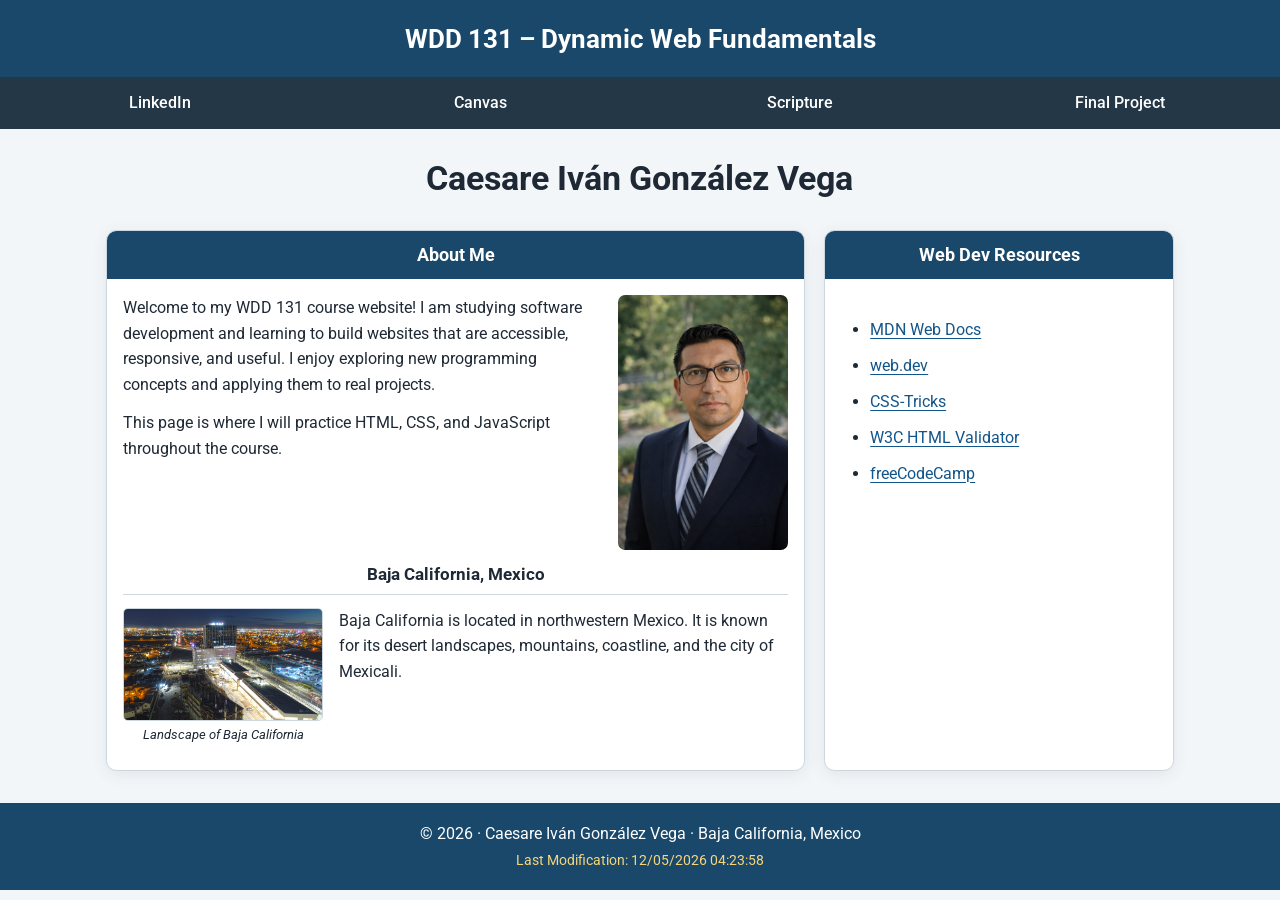
<file: index.html>
<!DOCTYPE html>
<html lang="en">
<head>
    <meta charset="UTF-8">
    <meta name="viewport" content="width=device-width, initial-scale=1.0">
    <title>WDD 131 – Dynamic Web Fundamentals – Caesare Iván González Vega</title>
    <meta name="description" content="WDD 131 – Dynamic Web Fundamentals, Caesare Iván González Vega: a personal course home page featuring an introduction, Baja California, and useful web development resources.">
    <meta name="author" content="Caesare Iván González Vega">
    <link rel="preconnect" href="https://fonts.googleapis.com">
    <link rel="preconnect" href="https://fonts.gstatic.com" crossorigin>
    <link href="https://fonts.googleapis.com/css2?family=Roboto:wght@400;500;700&display=swap" rel="stylesheet">
    <link rel="stylesheet" href="styles/base.css">
    <script src="scripts/getdates.js" defer></script>
</head>
<body>
    <header>
        <span id="course-title">WDD 131 – Dynamic Web Fundamentals</span>
        <nav aria-label="Main navigation">
            <a href="https://www.linkedin.com/" target="_blank" rel="noopener noreferrer">LinkedIn</a>
            <a href="https://byupw.instructure.com/" target="_blank" rel="noopener noreferrer">Canvas</a>
            <a href="https://www.churchofjesuschrist.org/study/scriptures/bofm/1-ne/3?lang=eng&amp;id=p7#p7" target="_blank" rel="noopener noreferrer">Scripture</a>
            <a href="#" aria-label="Final Project, coming soon">Final Project</a>
        </nav>
    </header>

    <main>
        <h1>Caesare Iván González Vega</h1>

        <section class="card" aria-labelledby="about-heading">
            <h2 id="about-heading">About Me</h2>
            <div class="card-content about-content">
                <!-- Replace profile.svg with your own optimized local profile photo before submitting. -->
                <img class="profile-photo" src="images/profile.png" alt="Placeholder illustration for a personal profile photo" width="240" height="300">
                <p>Welcome to my WDD 131 course website! I am studying software development and learning to build websites that are accessible, responsive, and useful. I enjoy exploring new programming concepts and applying them to real projects.</p>
                <p>This page is where I will practice HTML, CSS, and JavaScript throughout the course.</p>

                <h3>Baja California, Mexico</h3>
                <figure class="place-figure">
                    <img src="images/baja-california.jpg" alt="Illustration of a desert landscape with mountains and a cactus in Baja California" width="360" height="220">
                    <figcaption>Landscape of Baja California</figcaption>
                </figure>
                <p>Baja California is located in northwestern Mexico. It is known for its desert landscapes, mountains, coastline, and the city of Mexicali.</p>
            </div>
        </section>

        <section class="card" aria-labelledby="resources-heading">
            <h2 id="resources-heading">Web Dev Resources</h2>
            <div class="card-content resources-content">
                <ul>
                    <li><a href="https://developer.mozilla.org/" target="_blank" rel="noopener noreferrer">MDN Web Docs</a></li>
                    <li><a href="https://web.dev/" target="_blank" rel="noopener noreferrer">web.dev</a></li>
                    <li><a href="https://css-tricks.com/" target="_blank" rel="noopener noreferrer">CSS-Tricks</a></li>
                    <li><a href="https://validator.w3.org/" target="_blank" rel="noopener noreferrer">W3C HTML Validator</a></li>
                    <li><a href="https://www.freecodecamp.org/" target="_blank" rel="noopener noreferrer">freeCodeCamp</a></li>
                </ul>
            </div>
        </section>
    </main>

    <footer>
        <p>&copy; <span id="currentyear"></span> · Caesare Iván González Vega · Baja California, Mexico</p>
        <p id="lastModified"></p>
    </footer>
</body>
</html>
</file>
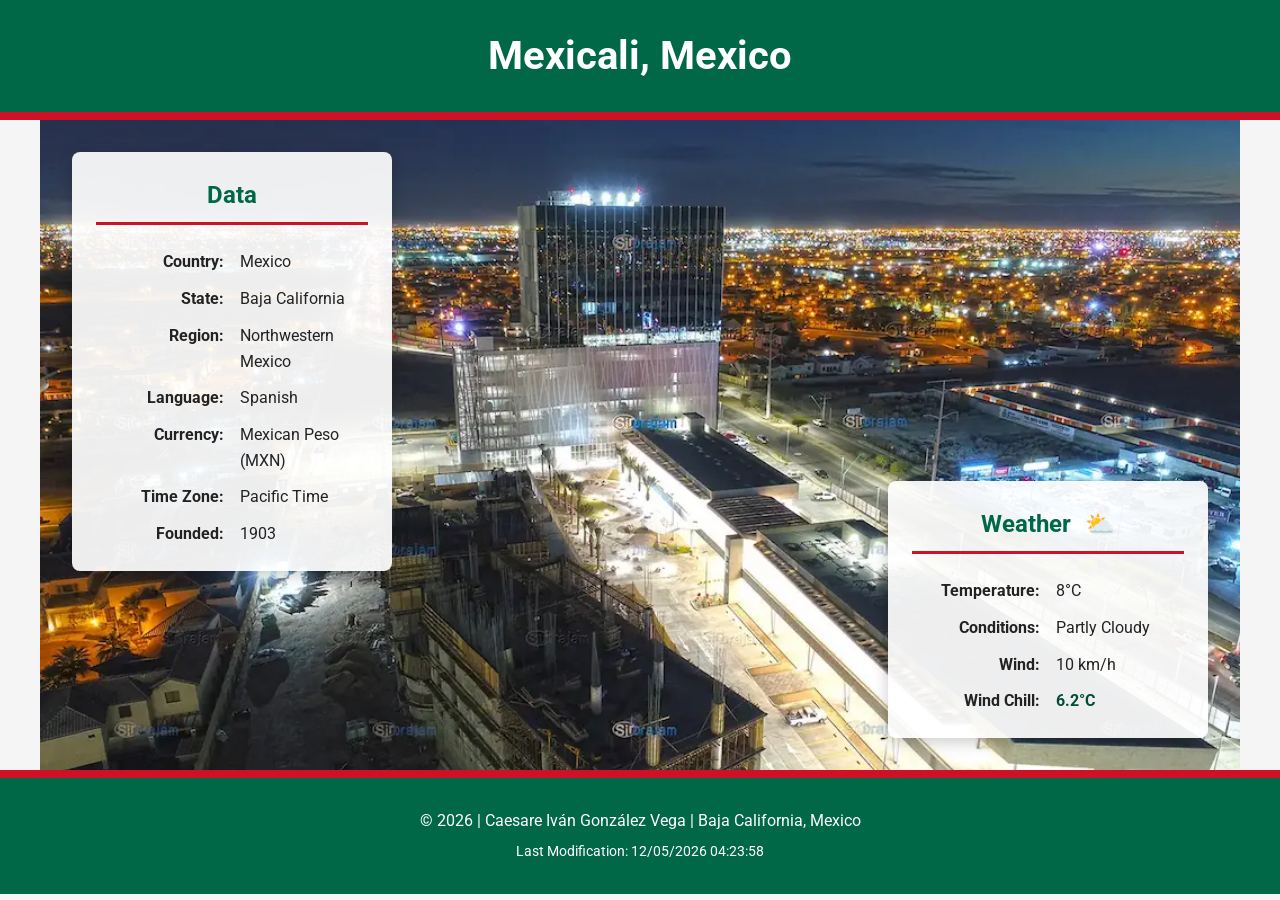
<file: place.html>
<!DOCTYPE html>
<html lang="en">

<head>
    <meta charset="UTF-8">
    <meta name="viewport" content="width=device-width, initial-scale=1.0">

    <title>Mexicali, Mexico | WDD 131 | Caesare Iván González Vega</title>

    <meta name="description"
        content="Explore Mexicali, Baja California, Mexico. Learn about the city's location, culture, and weather. Created by Caesare Iván González Vega for WDD 131.">

    <meta name="author" content="Caesare Iván González Vega">

    <!-- Google Fonts -->
    <link rel="preconnect" href="https://fonts.googleapis.com">
    <link rel="preconnect" href="https://fonts.gstatic.com" crossorigin>

    <link
        href="https://fonts.googleapis.com/css2?family=Roboto:wght@400;500;700&display=swap"
        rel="stylesheet">

    <!-- CSS -->
    <link rel="stylesheet" href="styles/place.css">

    <!-- JavaScript -->
    <script src="scripts/place.js" defer></script>
</head>

<body>

    <header>
        <h1>Mexicali, Mexico</h1>
    </header>

    <main>

        <!-- Responsive Hero Image -->
        <div class="hero">

            <picture>
                <source
                    srcset="images/mexicali-wide.webp"
                    media="(min-width: 768px)">

                <img
                    src="images/mexicali-small.webp"
                    alt="Panoramic view of Mexicali, Baja California, Mexico"
                    width="400"
                    height="600">
            </picture>

        </div>

        <!-- City Information -->
        <section class="data">

            <h2>Data</h2>

            <dl>
                <dt>Country:</dt>
                <dd>Mexico</dd>

                <dt>State:</dt>
                <dd>Baja California</dd>

                <dt>Region:</dt>
                <dd>Northwestern Mexico</dd>

                <dt>Language:</dt>
                <dd>Spanish</dd>

                <dt>Currency:</dt>
                <dd>Mexican Peso (MXN)</dd>

                <dt>Time Zone:</dt>
                <dd>Pacific Time</dd>

                <dt>Founded:</dt>
                <dd>1903</dd>
            </dl>

        </section>

        <!-- Weather Information -->
        <section class="weather">

            <h2>Weather</h2>

            <img
                class="weather-icon"
                src="images/weather.svg"
                alt="Partly cloudy weather"
                width="80"
                height="80">

            <dl>
                <dt>Temperature:</dt>
                <dd>8°C</dd>

                <dt>Conditions:</dt>
                <dd>Partly Cloudy</dd>

                <dt>Wind:</dt>
                <dd>10 km/h</dd>

                <dt>Wind Chill:</dt>
                <dd><span id="windchill"></span></dd>
            </dl>

        </section>

    </main>

    <footer>

        <p>
            &copy; <span id="currentyear"></span>
            | Caesare Iván González Vega
            | Baja California, Mexico
        </p>

        <p id="lastModified"></p>

    </footer>

</body>
</html>
</file>
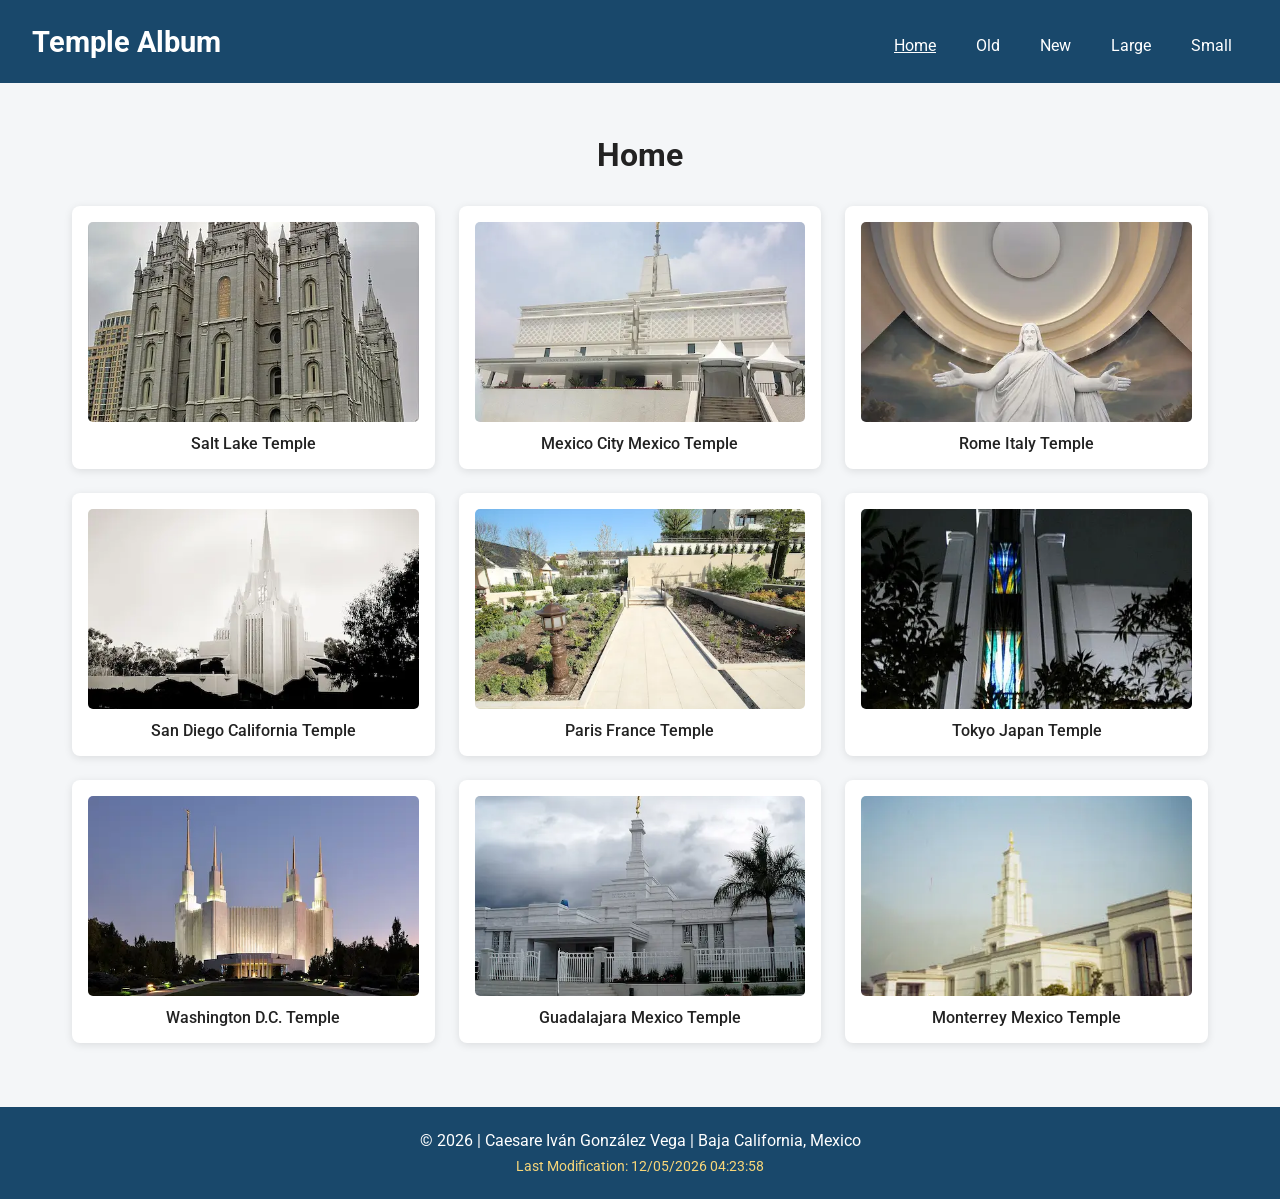
<file: temples.html>
<!DOCTYPE html>
<html lang="en">

<head>
    <meta charset="UTF-8">
    <meta name="viewport" content="width=device-width, initial-scale=1.0">

    <title>Temple Album | WDD 131 | Caesare Iván González Vega</title>

    <meta name="description"
        content="WDD 131 Temple Album by Caesare Iván González Vega. A responsive photo gallery of temples around the world.">

    <meta name="author" content="Caesare Iván González Vega">

    <!-- Google Fonts -->
    <link rel="preconnect" href="https://fonts.googleapis.com">
    <link rel="preconnect" href="https://fonts.gstatic.com" crossorigin>

    <link href="https://fonts.googleapis.com/css2?family=Roboto:wght@400;500;700&display=swap"
        rel="stylesheet">

    <!-- CSS -->
    <link rel="stylesheet" href="styles/temples.css">
    <link rel="stylesheet" href="styles/temples-large.css">

    <!-- JavaScript -->
    <script src="scripts/temples.js" defer></script>
</head>

<body>

    <header>
        <h2>Temple Album</h2>

        <button id="menu"
                type="button"
                aria-label="Toggle navigation"
                aria-controls="navigation"
                aria-expanded="false">☰</button>

        <nav id="navigation" aria-label="Main navigation">
            <a href="#" class="active">Home</a>
            <a href="#">Old</a>
            <a href="#">New</a>
            <a href="#">Large</a>
            <a href="#">Small</a>
        </nav>
    </header>

    <main>
        <h1>Home</h1>

        <div class="album">

            <!-- Salt Lake Temple -->
            <figure>
                <img src="images/salt-lake.webp"
                    alt="Salt Lake Temple in Utah"
                    width="400"
                    height="250">
                <figcaption>Salt Lake Temple</figcaption>
            </figure>

            <!-- Mexico City Temple -->
            <figure>
                <img src="images/mexico-city.webp"
                    alt="Mexico City Mexico Temple"
                    width="400"
                    height="250">
                <figcaption>Mexico City Mexico Temple</figcaption>
            </figure>

            <!-- Rome Italy Temple -->
            <figure>
                <img src="images/rome.webp"
                    alt="Rome Italy Temple"
                    width="400"
                    height="250">
                <figcaption>Rome Italy Temple</figcaption>
            </figure>

            <!-- San Diego California Temple -->
            <figure>
                <img src="images/san-diego.webp"
                    alt="San Diego California Temple"
                    width="400"
                    height="250"
                    loading="lazy">
                <figcaption>San Diego California Temple</figcaption>
            </figure>

            <!-- Paris France Temple -->
            <figure>
                <img src="images/paris.webp"
                    alt="Paris France Temple"
                    width="400"
                    height="250"
                    loading="lazy">
                <figcaption>Paris France Temple</figcaption>
            </figure>

            <!-- Tokyo Japan Temple -->
            <figure>
                <img src="images/tokyo.webp"
                    alt="Tokyo Japan Temple"
                    width="400"
                    height="250"
                    loading="lazy">
                <figcaption>Tokyo Japan Temple</figcaption>
            </figure>

            <!-- Washington D.C. Temple -->
            <figure>
                <img src="images/washington.webp"
                    alt="Washington D.C. Temple"
                    width="400"
                    height="250"
                    loading="lazy">
                <figcaption>Washington D.C. Temple</figcaption>
            </figure>

            <!-- Guadalajara Mexico Temple -->
            <figure>
                <img src="images/guadalajara.webp"
                    alt="Guadalajara Mexico Temple"
                    width="400"
                    height="250"
                    loading="lazy">
                <figcaption>Guadalajara Mexico Temple</figcaption>
            </figure>

            <!-- Monterrey Mexico Temple -->
            <figure>
                <img src="images/monterrey.webp"
                    alt="Monterrey Mexico Temple"
                    width="400"
                    height="250"
                    loading="lazy">
                <figcaption>Monterrey Mexico Temple</figcaption>
            </figure>

        </div>
    </main>

    <footer>
        <p>
            &copy; <span id="currentyear"></span>
            | Caesare Iván González Vega
            | Baja California, Mexico
        </p>

        <p id="lastModified"></p>
    </footer>

</body>
</html>
</file>
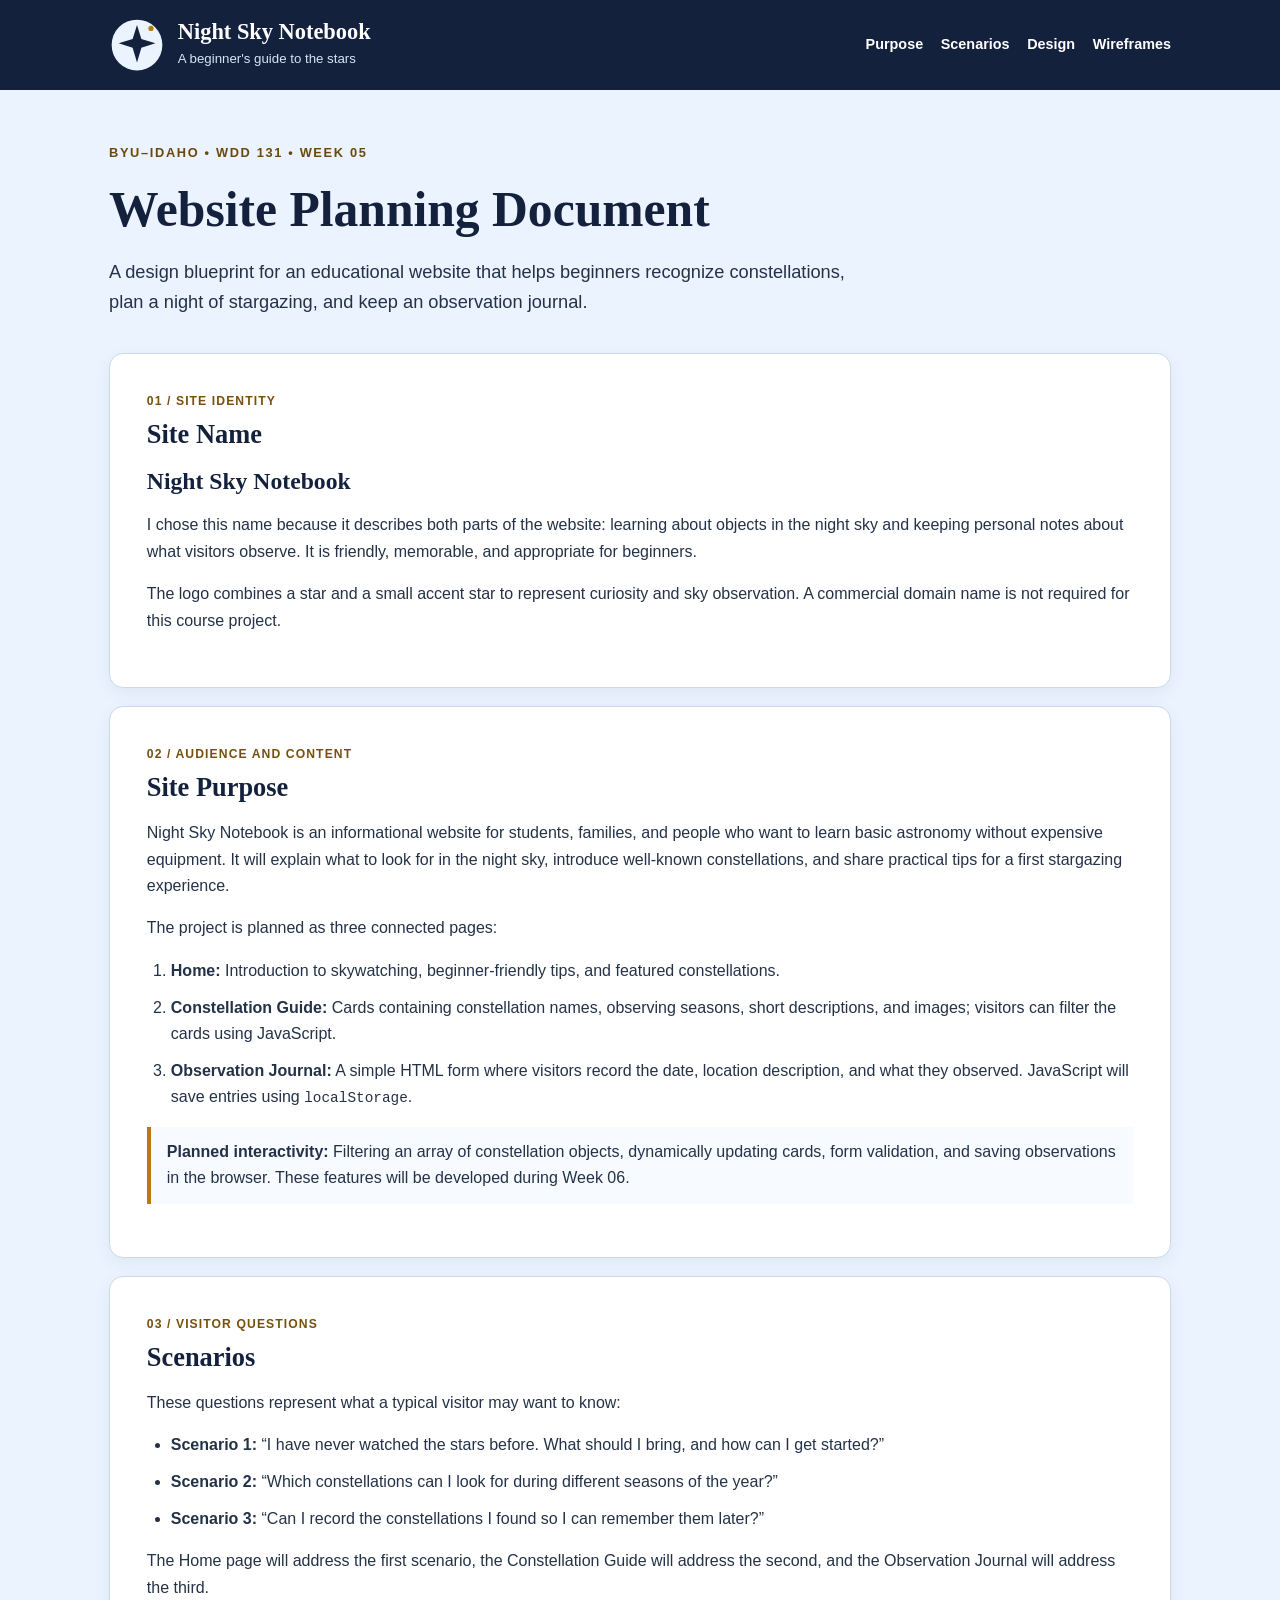
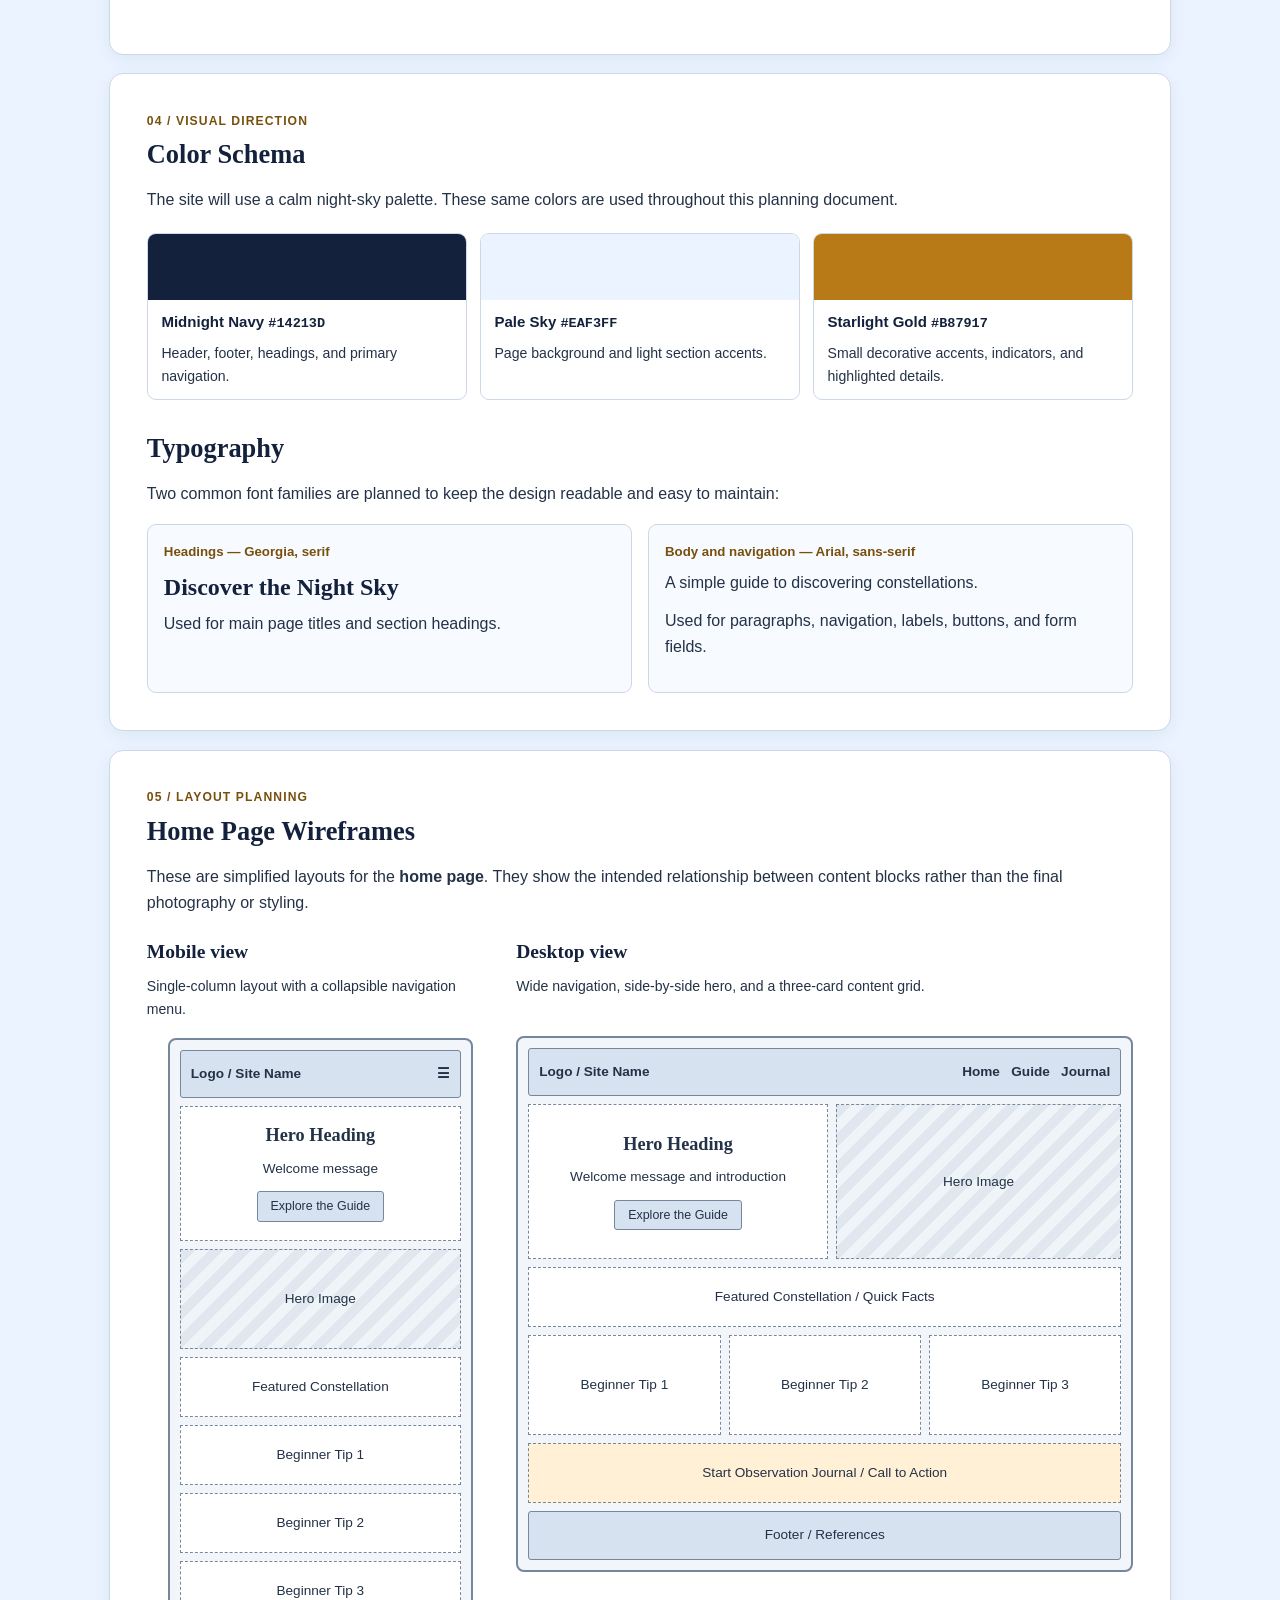
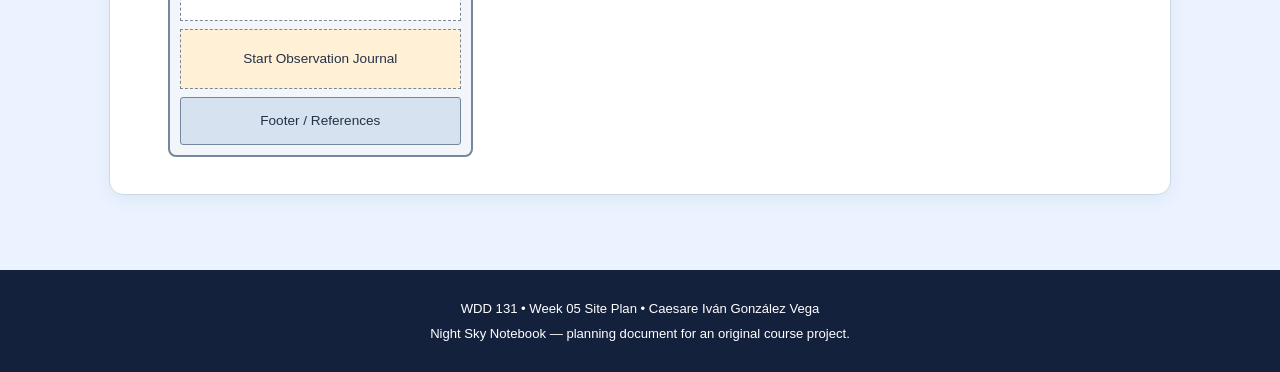
<file: project/siteplan.html>
<!DOCTYPE html>
<html lang="en">
<head>
    <meta charset="UTF-8">
    <meta name="viewport" content="width=device-width, initial-scale=1.0">
    <meta name="description" content="Site plan for Night Sky Notebook, a beginner astronomy website featuring constellations, night-sky tips, design choices, and home page wireframes.">
    <meta name="author" content="Caesare Iván González Vega">
    <title>Night Sky Notebook | WDD 131 Website Site Plan</title>
    <link rel="stylesheet" href="styles/siteplan.css">
</head>
<body>
    <a class="skip-link" href="#main-content">Skip to main content</a>
    <header class="site-header">
        <div class="header-inner">
            <div class="brand">
                <svg class="brand-mark" viewBox="0 0 64 64" role="img" aria-label="Night Sky Notebook star logo" xmlns="http://www.w3.org/2000/svg">
                    <circle cx="32" cy="32" r="29" fill="#eaf3ff" />
                    <path d="M32 9L37 25L53 30L37 35L32 52L27 35L11 30L27 25Z" fill="#14213d"/>
                    <circle cx="48" cy="13" r="3" fill="#b87917" />
                </svg>
                <div><p class="brand-name">Night Sky Notebook</p><p class="brand-tagline">A beginner's guide to the stars</p></div>
            </div>
            <nav aria-label="Site plan sections">
                <a href="#purpose">Purpose</a>
                <a href="#scenarios">Scenarios</a>
                <a href="#design">Design</a>
                <a href="#wireframes">Wireframes</a>
            </nav>
        </div>
    </header>

    <main id="main-content" class="page-content">
        <div class="intro">
            <p class="eyebrow">BYU–Idaho • WDD 131 • Week 05</p>
            <h1>Website Planning Document</h1>
            <p class="lead">A design blueprint for an educational website that helps beginners recognize constellations, plan a night of stargazing, and keep an observation journal.</p>
        </div>

        <section class="section-card" id="site-name" aria-labelledby="site-name-title">
            <div class="section-number">01 / Site identity</div>
            <h2 id="site-name-title">Site Name</h2>
            <p class="display-name">Night Sky Notebook</p>
            <p>I chose this name because it describes both parts of the website: learning about objects in the night sky and keeping personal notes about what visitors observe. It is friendly, memorable, and appropriate for beginners.</p>
            <p>The logo combines a star and a small accent star to represent curiosity and sky observation. A commercial domain name is not required for this course project.</p>
        </section>

        <section class="section-card" id="purpose" aria-labelledby="purpose-title">
            <div class="section-number">02 / Audience and content</div>
            <h2 id="purpose-title">Site Purpose</h2>
            <p>Night Sky Notebook is an informational website for students, families, and people who want to learn basic astronomy without expensive equipment. It will explain what to look for in the night sky, introduce well-known constellations, and share practical tips for a first stargazing experience.</p>
            <p>The project is planned as three connected pages:</p>
            <ol class="page-plan">
                <li><strong>Home:</strong> Introduction to skywatching, beginner-friendly tips, and featured constellations.</li>
                <li><strong>Constellation Guide:</strong> Cards containing constellation names, observing seasons, short descriptions, and images; visitors can filter the cards using JavaScript.</li>
                <li><strong>Observation Journal:</strong> A simple HTML form where visitors record the date, location description, and what they observed. JavaScript will save entries using <code>localStorage</code>.</li>
            </ol>
            <p class="note"><strong>Planned interactivity:</strong> Filtering an array of constellation objects, dynamically updating cards, form validation, and saving observations in the browser. These features will be developed during Week 06.</p>
        </section>

        <section class="section-card" id="scenarios" aria-labelledby="scenarios-title">
            <div class="section-number">03 / Visitor questions</div>
            <h2 id="scenarios-title">Scenarios</h2>
            <p>These questions represent what a typical visitor may want to know:</p>
            <ul class="scenario-list">
                <li><strong>Scenario 1:</strong> “I have never watched the stars before. What should I bring, and how can I get started?”</li>
                <li><strong>Scenario 2:</strong> “Which constellations can I look for during different seasons of the year?”</li>
                <li><strong>Scenario 3:</strong> “Can I record the constellations I found so I can remember them later?”</li>
            </ul>
            <p>The Home page will address the first scenario, the Constellation Guide will address the second, and the Observation Journal will address the third.</p>
        </section>

        <section class="section-card" id="design" aria-labelledby="design-title">
            <div class="section-number">04 / Visual direction</div>
            <h2 id="design-title">Color Schema</h2>
            <p>The site will use a calm night-sky palette. These same colors are used throughout this planning document.</p>
            <div class="colors">
                <div class="color-item"><div class="swatch navy" aria-hidden="true"></div><div><h3>Midnight Navy <code>#14213D</code></h3><p>Header, footer, headings, and primary navigation.</p></div></div>
                <div class="color-item"><div class="swatch pale" aria-hidden="true"></div><div><h3>Pale Sky <code>#EAF3FF</code></h3><p>Page background and light section accents.</p></div></div>
                <div class="color-item"><div class="swatch gold" aria-hidden="true"></div><div><h3>Starlight Gold <code>#B87917</code></h3><p>Small decorative accents, indicators, and highlighted details.</p></div></div>
            </div>

            <h2 class="typography-title">Typography</h2>
            <p>Two common font families are planned to keep the design readable and easy to maintain:</p>
            <div class="type-samples">
                <div><p class="type-label">Headings — Georgia, serif</p><p class="heading-sample">Discover the Night Sky</p><p>Used for main page titles and section headings.</p></div>
                <div><p class="type-label">Body and navigation — Arial, sans-serif</p><p class="body-sample">A simple guide to discovering constellations.</p><p>Used for paragraphs, navigation, labels, buttons, and form fields.</p></div>
            </div>
        </section>

        <section class="section-card" id="wireframes" aria-labelledby="wireframes-title">
            <div class="section-number">05 / Layout planning</div>
            <h2 id="wireframes-title">Home Page Wireframes</h2>
            <p>These are simplified layouts for the <strong>home page</strong>. They show the intended relationship between content blocks rather than the final photography or styling.</p>
            <div class="wireframe-layout">
                <div class="wireframe-panel">
                    <h3>Mobile view</h3>
                    <p class="caption">Single-column layout with a collapsible navigation menu.</p>
                    <div class="wireframe mobile" role="img" aria-label="Mobile wireframe: logo and menu; hero title; intro and call to action; featured constellation; three observing tips; journal call to action; footer">
                        <div class="wf-row"><span>Logo / Site Name</span><span>☰</span></div>
                        <div class="wf-box wf-hero"><strong>Hero Heading</strong><span>Welcome message</span><span class="wf-button">Explore the Guide</span></div>
                        <div class="wf-box wf-photo">Hero Image</div>
                        <div class="wf-box">Featured Constellation</div>
                        <div class="wf-box">Beginner Tip 1</div>
                        <div class="wf-box">Beginner Tip 2</div>
                        <div class="wf-box">Beginner Tip 3</div>
                        <div class="wf-box wf-callout">Start Observation Journal</div>
                        <div class="wf-footer">Footer / References</div>
                    </div>
                </div>
                <div class="wireframe-panel">
                    <h3>Desktop view</h3>
                    <p class="caption">Wide navigation, side-by-side hero, and a three-card content grid.</p>
                    <div class="wireframe desktop" role="img" aria-label="Desktop wireframe: full navigation; two-column hero area with heading and image; featured constellation; three observing tips across one row; journal call to action; footer">
                        <div class="wf-row"><span>Logo / Site Name</span><span>Home &nbsp; Guide &nbsp; Journal</span></div>
                        <div class="desktop-hero"><div class="wf-box wf-hero"><strong>Hero Heading</strong><span>Welcome message and introduction</span><span class="wf-button">Explore the Guide</span></div><div class="wf-box wf-photo">Hero Image</div></div>
                        <div class="wf-box">Featured Constellation / Quick Facts</div>
                        <div class="desktop-cards"><div class="wf-box">Beginner Tip 1</div><div class="wf-box">Beginner Tip 2</div><div class="wf-box">Beginner Tip 3</div></div>
                        <div class="wf-box wf-callout">Start Observation Journal / Call to Action</div>
                        <div class="wf-footer">Footer / References</div>
                    </div>
                </div>
            </div>
        </section>
    </main>

    <footer class="site-footer">
        <p>WDD 131 • Week 05 Site Plan • Caesare Iván González Vega</p>
        <p>Night Sky Notebook — planning document for an original course project.</p>
    </footer>
</body>
</html>
</file>
<file: styles/base.css>
:root {
    --primary: #19486b;
    --nav: #243746;
    --background: #f3f6f9;
    --surface: #ffffff;
    --text: #1e2935;
    --border: #cbd6de;
    --accent: #f7d679;
}

* {
    box-sizing: border-box;
}

body {
    margin: 0;
    background: var(--background);
    color: var(--text);
    font-family: "Roboto", Arial, sans-serif;
    line-height: 1.6;
}

header {
    background: var(--primary);
    color: #fff;
}

#course-title {
    display: block;
    padding: 1.1rem 1rem;
    text-align: center;
    font-size: clamp(1.15rem, 2.6vw, 1.65rem);
    font-weight: 700;
}

nav {
    display: flex;
    flex-wrap: wrap;
    background: var(--nav);
}

nav a {
    flex: 1 1 160px;
    padding: 0.8rem 1rem;
    color: #fff;
    text-decoration: none;
    text-align: center;
    font-weight: 500;
    transition: background-color 0.15s ease, color 0.15s ease;
}

nav a:hover,
nav a:focus-visible {
    background: var(--accent);
    color: #172737;
}

main {
    display: grid;
    grid-template-columns: minmax(0, 2fr) minmax(260px, 1fr);
    gap: 1.2rem;
    max-width: 1100px;
    margin: 0 auto;
    padding: 1.2rem 1rem 2rem;
}

main h1 {
    grid-column: 1 / -1;
    margin: 0.25rem 0 0.3rem;
    text-align: center;
    font-size: clamp(1.5rem, 3vw, 2.1rem);
}

.card {
    min-width: 0;
    overflow: hidden;
    background: var(--surface);
    border: 1px solid var(--border);
    border-radius: 0.65rem;
    box-shadow: 0 4px 16px rgb(22 47 68 / 8%);
}

.card h2 {
    margin: 0;
    padding: 0.6rem 1rem;
    background: var(--primary);
    color: #fff;
    text-align: center;
    font-size: 1.15rem;
}

.card-content {
    padding: 1rem;
}

.card p {
    margin: 0 0 0.8rem;
}

.about-content::after {
    display: block;
    clear: both;
    content: "";
}

.profile-photo {
    float: right;
    width: min(34%, 170px);
    height: auto;
    margin: 0 0 0.7rem 1rem;
    border-radius: 0.45rem;
    background: #d8e6f0;
}

.about-content h3 {
    clear: both;
    margin: 1rem 0 0.8rem;
    padding-bottom: 0.35rem;
    border-bottom: 1px solid var(--border);
    text-align: center;
    font-size: 1.05rem;
}

.place-figure {
    float: left;
    width: min(43%, 200px);
    margin: 0 1rem 0.5rem 0;
}

.place-figure img {
    display: block;
    width: 100%;
    height: auto;
    border: 1px solid var(--border);
    border-radius: 0.3rem;
}

.place-figure figcaption {
    padding-top: 0.25rem;
    font-size: 0.8rem;
    font-style: italic;
    text-align: center;
}

.resources-content {
    display: flex;
    align-items: center;
    min-height: 255px;
}

.resources-content ul {
    margin: 0;
    padding-left: 1.8rem;
}

.resources-content li {
    margin-bottom: 0.65rem;
}

.resources-content a {
    color: #12558a;
    text-underline-offset: 3px;
}

.resources-content a:hover,
.resources-content a:focus-visible {
    color: #823d00;
}

footer {
    padding: 1rem;
    background: var(--primary);
    color: #fff;
    text-align: center;
}

footer p {
    margin: 0.15rem 0;
}

#lastModified {
    color: var(--accent);
    font-size: 0.9rem;
}

@media (max-width: 750px) {
    main {
        grid-template-columns: 1fr;
    }

    .resources-content {
        min-height: auto;
    }
}

@media (max-width: 400px) {
    .profile-photo {
        width: 40%;
    }

    .place-figure {
        width: 45%;
    }
}
</file>
<file: styles/place.css>
/* WDD 131 - Week 03 */
/* Country Page - Mexicali, Mexico */

:root {
    --primary-color: #006847;
    --secondary-color: #004d35;
    --accent-color: #ce1126;
    --background-color: #f5f5f5;
    --text-color: #222222;
    --white: #ffffff;
    --border-color: #dddddd;
}

* {
    box-sizing: border-box;
}

body {
    margin: 0;
    font-family: "Roboto", Arial, sans-serif;
    background-color: var(--background-color);
    color: var(--text-color);
    line-height: 1.6;
}

/* Header */

header {
    background-color: var(--primary-color);
    color: var(--white);
    text-align: center;
    padding: 1.5rem;
    border-bottom: 8px solid var(--accent-color);
}

header h1 {
    margin: 0;
    font-size: 2rem;
}

/* Main */

main {
    max-width: 1200px;
    margin: 0 auto;
    background-color: var(--white);
}

/* Hero Image */

.hero {
    width: 100%;
}

.hero picture {
    display: block;
}

.hero img {
    display: block;
    width: 100%;
    height: auto;
}

/* Information Cards */

.data,
.weather {
    padding: 1.5rem;
    background-color: var(--white);
    text-align: center;
}

.data {
    border-bottom: 1px solid var(--border-color);
}

.data h2,
.weather h2 {
    margin: 0 0 1.5rem;
    padding-bottom: 0.5rem;
    color: var(--primary-color);
    border-bottom: 3px solid var(--accent-color);
}

/* Data and Weather Information */

dl {
    display: grid;
    grid-template-columns: 1fr 1fr;
    gap: 0.7rem 1rem;
    max-width: 400px;
    margin: 0 auto;
}

dt {
    text-align: right;
    font-weight: 700;
}

dd {
    margin: 0;
    text-align: left;
}

/* Weather Icon */

.weather-icon {
    display: block;
    width: 80px;
    height: 80px;
    margin: 0 auto 1.5rem;
}

#windchill {
    font-weight: 700;
    color: var(--secondary-color);
}

/* Footer */

footer {
    background-color: var(--primary-color);
    color: var(--white);
    padding: 1.5rem;
    text-align: center;
    border-top: 8px solid var(--accent-color);
}

footer p {
    margin: 0.4rem 0;
}

#lastModified {
    color: var(--white);
    font-size: 0.9rem;
}

/* Desktop Responsive Design */

@media screen and (min-width: 48rem) {

    header h1 {
        font-size: 2.5rem;
    }

    main {
        position: relative;
    }

    .hero {
        height: 650px;
    }

    .hero picture {
        width: 100%;
        height: 100%;
    }

    .hero img {
        width: 100%;
        height: 100%;
        object-fit: cover;
        object-position: center;
    }

    /* Overlay Cards */

    .data,
    .weather {
        position: absolute;
        width: 320px;
        max-width: 40%;
        padding: 1.5rem;
        background-color: rgb(255 255 255 / 92%);
        border-radius: 8px;
        box-shadow: 0 4px 15px rgb(0 0 0 / 20%);
        border-bottom: none;
    }

    .data {
        top: 2rem;
        left: 2rem;
    }

    .weather {
        bottom: 2rem;
        right: 2rem;
    }

    /* Desktop Weather Icon */

    .weather-icon {
        display: none;
    }

    .weather h2::after {
        content: " ⛅";
        margin-left: 0.5rem;
        font-size: 1.5rem;
    }
}
</file>
<file: styles/temples.css>
/* WDD 131 - Week 02 */
/* Temple Album - Mobile Design */

:root {
    --primary-color: #19486b;
    --secondary-color: #243746;
    --background-color: #f4f6f8;
    --text-color: #222;
    --white: #fff;
}

* {
    box-sizing: border-box;
}

/* General */

body {
    margin: 0;
    font-family: 'Roboto', Arial, sans-serif;
    background-color: var(--background-color);
    color: var(--text-color);
}

/* Header */

header {
    display: grid;
    grid-template-columns: 1fr auto;
    align-items: center;
    background-color: var(--primary-color);
    color: var(--white);
    padding: 1rem;
}

header h2 {
    margin: 0;
    font-size: 1.5rem;
}

/* Navigation */

nav {
    grid-column: 1 / -1;
    display: none;
    flex-direction: column;
    background-color: var(--secondary-color);
    margin-top: 0.5rem;
}

nav.open {
    display: flex;
}

nav a {
    color: var(--white);
    text-decoration: none;
    text-align: center;
    padding: 1rem;
}

nav a:hover,
nav a:focus-visible {
    background-color: #dbeafe;
    color: #111;
}

nav a.active {
    text-decoration: underline;
}

/* Mobile Menu Button */

#menu {
    display: block;
    background: none;
    border: none;
    color: var(--white);
    font-size: 2rem;
    cursor: pointer;
    margin-left: auto;
    padding: 0.25rem 0.5rem;
}

#menu:hover,
#menu:focus-visible {
    color: #f7d679;
}

/* Main Content */

main {
    max-width: 1200px;
    margin: 0 auto;
    padding: 1rem;
}

h1 {
    text-align: center;
    margin-bottom: 2rem;
}

/* Temple Gallery */

.album {
    display: grid;
    grid-template-columns: 1fr;
    gap: 1.5rem;
}

/* Temple Cards */

figure {
    margin: 0;
    padding: 1rem;
    background-color: var(--white);
    border-radius: 8px;
    text-align: center;
    box-shadow: 0 2px 8px rgba(0, 0, 0, 0.1);
}

/* Temple Images */

figure img {
    display: block;
    width: 100%;
    height: 200px;
    object-fit: cover;
    object-position: center;
    border-radius: 5px;
}

/* Temple Names */

figcaption {
    margin-top: 0.75rem;
    font-weight: 500;
}

/* Footer */

footer {
    background-color: var(--primary-color);
    color: var(--white);
    text-align: center;
    padding: 1rem;
    margin-top: 2rem;
}

footer p {
    margin: 0.5rem 0;
}

#lastModified {
    color: #f7d679;
    font-size: 0.9rem;
}
</file>
<file: styles/temples-large.css>
/* WDD 131 - Week 02 */
/* Temple Album - Large Screen Design */

@media screen and (min-width: 48rem) {

    /* Header */

    header {
        display: flex;
        align-items: center;
        justify-content: space-between;
        padding: 1rem 2rem;
    }

    header h2 {
        margin: 0;
        font-size: 1.8rem;
    }

    /* Hide Mobile Menu Button */

    #menu {
        display: none;
    }

    /* Desktop Navigation */

    nav {
        display: flex;
        flex-direction: row;
        align-items: center;
        gap: 0.5rem;
        background-color: transparent;
    }

    nav a {
        padding: 0.75rem 1rem;
        border-radius: 4px;
    }

    nav a:hover,
    nav a:focus-visible {
        background-color: #dbeafe;
        color: #111;
    }

    /* Main Content */

    main {
        max-width: 1200px;
        margin: 0 auto;
        padding: 2rem;
    }

    h1 {
        text-align: center;
        margin-bottom: 2rem;
    }

    /* Temple Gallery - Three Columns */

    .album {
        display: grid;
        grid-template-columns: repeat(3, minmax(0, 1fr));
        gap: 1.5rem;
    }

    /* Temple Cards */

    figure {
        margin: 0;
    }

    /* Temple Names */

    figcaption {
        text-align: center;
    }
}
</file>
<file: project/styles/siteplan.css>
/* WDD 131 — Week 05: Night Sky Notebook site plan */
:root {
    --navy: #14213d;
    --pale: #eaf3ff;
    --gold: #b87917;
    --text: #243247;
    --white: #ffffff;
    --border: #ccd8e8;
    --soft: #f7faff;
}
* { box-sizing: border-box; }
html { scroll-behavior: smooth; }
body { margin: 0; color: var(--text); background: var(--pale); font: 1rem/1.65 Arial, Helvetica, sans-serif; }
h1, h2, h3, .display-name { font-family: Georgia, 'Times New Roman', serif; color: var(--navy); line-height: 1.25; }
p { margin: .65rem 0 1rem; }
a { color: var(--navy); }
a:focus-visible { outline: 3px solid var(--gold); outline-offset: 3px; }
.skip-link { position: absolute; top: -80px; left: 12px; z-index: 5; background: white; padding: .5rem 1rem; }
.skip-link:focus { top: 12px; }
.site-header { background: var(--navy); color: var(--white); }
.header-inner { max-width: 1110px; margin: auto; padding: 1.05rem 1.5rem; display: flex; flex-wrap: wrap; justify-content: space-between; align-items: center; gap: 1rem; }
.brand { display: flex; align-items: center; gap: .8rem; }
.brand-mark { width: 56px; height: 56px; flex: none; }
.brand-name { color: var(--white); font: bold 1.4rem/1.1 Georgia, serif; margin: 0; }
.brand-tagline { color: #d8e4f5; font-size: .83rem; margin: .22rem 0 0; }
.site-header nav { display: flex; flex-wrap: wrap; gap: .3rem 1.1rem; }
.site-header nav a { color: #fff; font-weight: bold; font-size: .9rem; text-decoration: none; padding: .3rem 0; }
.site-header nav a:hover { text-decoration: underline; text-decoration-color: #fff; text-underline-offset: .25rem; }
.page-content { max-width: 1110px; padding: 2.6rem 1.5rem 3.5rem; margin: 0 auto; }
.intro { max-width: 760px; margin-bottom: 2.25rem; }
.eyebrow { font-size: .8rem; text-transform: uppercase; letter-spacing: .13em; font-weight: bold; color: #6b490c; }
h1 { font-size: clamp(2.05rem, 4.5vw, 3.1rem); margin: .3rem 0 1rem; }
.lead { font-size: 1.14rem; }
.section-card { background: var(--white); padding: clamp(1.35rem, 3.5vw, 2.3rem); margin: 1.15rem 0; border: 1px solid var(--border); border-radius: 14px; box-shadow: 0 5px 18px rgba(20,33,61,.055); }
.section-card h2 { font-size: 1.65rem; margin: .45rem 0 1rem; }
.section-number { color: #78500d; font-size: .76rem; font-weight: bold; letter-spacing: .09em; text-transform: uppercase; }
.display-name { font-size: 1.48rem; font-weight: bold; }
.page-plan, .scenario-list { padding-left: 1.5rem; }
.page-plan li, .scenario-list li { margin: .65rem 0; }
.note { border-left: 4px solid var(--gold); padding: .75rem 1rem; background: var(--soft); }
.colors { display: grid; grid-template-columns: repeat(3, minmax(0,1fr)); gap: .8rem; margin-top: 1.2rem; }
.color-item { border: 1px solid var(--border); border-radius: 9px; overflow: hidden; }
.swatch { height: 66px; }
.swatch.navy { background: var(--navy); }
.swatch.pale { background: var(--pale); }
.swatch.gold { background: var(--gold); }
.color-item > div:last-child { padding: .7rem .85rem; }
.color-item h3 { font: bold .94rem/1.5 Arial, sans-serif; margin: 0 0 .45rem; }
.color-item p { font-size: .88rem; margin: 0; }
code { font-size: .9em; }
.typography-title { margin-top: 2rem !important; }
.type-samples { display: grid; grid-template-columns: 1fr 1fr; gap: 1rem; }
.type-samples > div { padding: 1rem; background: var(--soft); border: 1px solid var(--border); border-radius: 9px; }
.type-label { color: #78500d; font-weight: bold; font-size: .83rem; margin: 0 0 .7rem; }
.heading-sample { font: bold 1.5rem Georgia, serif; color: var(--navy); margin: .5rem 0; }
.body-sample { font: 1rem Arial, sans-serif; color: var(--text); }
.wireframe-layout { display: grid; grid-template-columns: minmax(260px, .72fr) minmax(0, 1.28fr); gap: 1.4rem; align-items: start; margin-top: 1.5rem; }
.wireframe-panel h3 { margin: 0 0 .2rem; font-size: 1.22rem; }
.caption { font-size: .88rem; min-height: 2.8rem; }
.wireframe { background: #f2f6fb; border: 2px solid #74879c; border-radius: 8px; padding: 10px; color: #243247; font-size: .85rem; }
.wireframe.mobile { max-width: 305px; margin: auto; }
.wf-row, .wf-footer { display: flex; justify-content: space-between; gap: 6px; padding: 12px 10px; background: #d6e2ef; border: 1px solid #74879c; border-radius: 3px; font-weight: bold; }
.wf-box { display: flex; flex-direction: column; justify-content: center; align-items: center; gap: .7rem; background: #fff; border: 1px dashed #78889c; padding: .9rem .6rem; margin-top: 8px; min-height: 60px; text-align: center; }
.wf-hero { min-height: 135px; }
.wf-hero strong { font: bold 1.14rem Georgia, serif; }
.wf-button { display: inline-block; background: #d6e2ef; border: 1px solid #74879c; border-radius: 3px; padding: .25rem .8rem; font-size: .78rem; }
.wf-photo { min-height: 100px; background: repeating-linear-gradient(135deg, #e0e7ee, #e0e7ee 10px, #eff4f8 10px, #eff4f8 20px); }
.wf-callout { background: #fff0d6; }
.wf-footer { display: block; text-align: center; margin-top: 8px; font-weight: normal; }
.desktop-hero { display: grid; grid-template-columns: 1.05fr 1fr; gap: 8px; }
.desktop-cards { display: grid; grid-template-columns: repeat(3,1fr); gap: 8px; }
.desktop-hero .wf-hero, .desktop-hero .wf-photo { min-height: 155px; }
.desktop-cards .wf-box { min-height: 100px; }
.site-footer { padding: 1.5rem; background: var(--navy); color: white; text-align: center; font-size: .82rem; }
.site-footer p { margin: .25rem 0; }
@media (max-width: 750px) { .wireframe-layout { grid-template-columns: 1fr; } .caption { min-height: auto; } }
@media (max-width: 600px) { .header-inner { justify-content: center; } .site-header nav { justify-content: center; } .colors, .type-samples { grid-template-columns: 1fr; } .page-content { padding: 1.6rem .8rem 2rem; } .section-card { padding: 1.3rem; } .desktop-hero, .desktop-cards { gap: 5px; } .wireframe.desktop { font-size: .67rem; padding: 5px; } .wireframe.desktop .wf-box { padding: .4rem; } }
</file>
